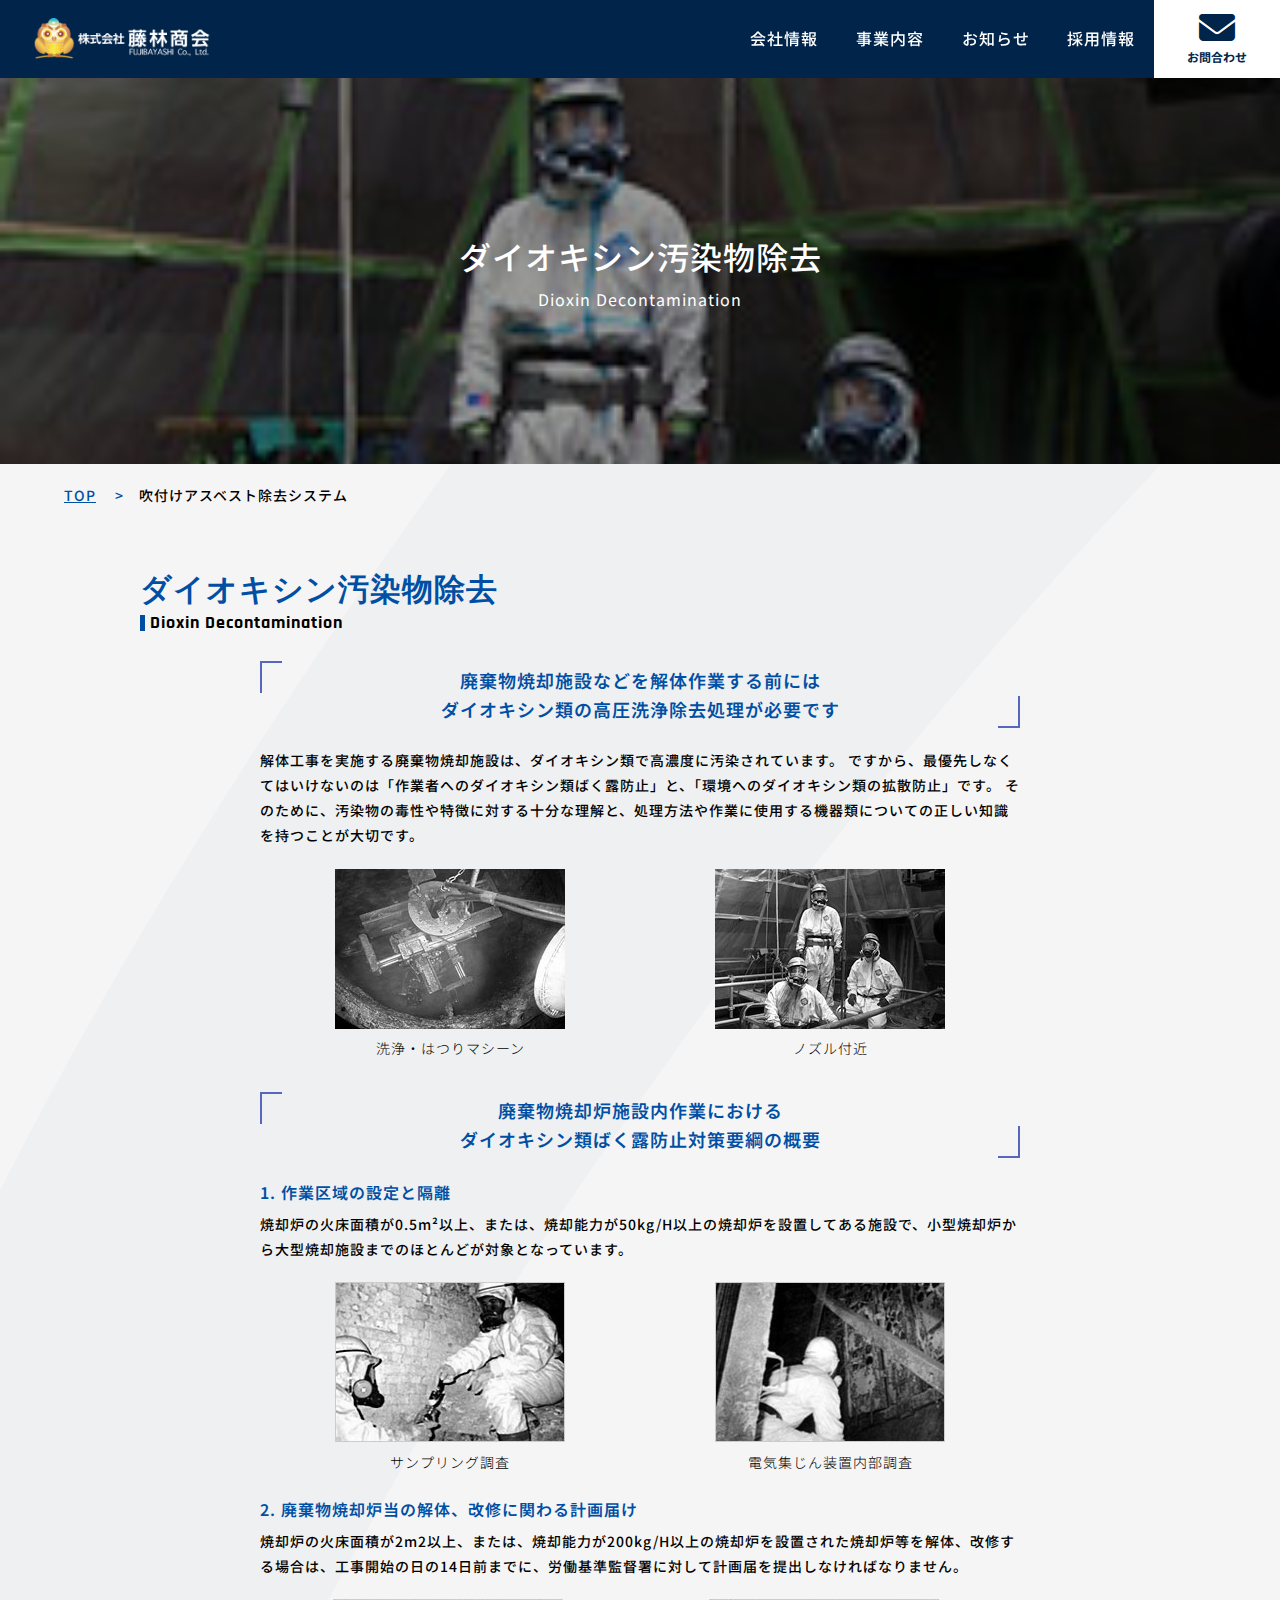
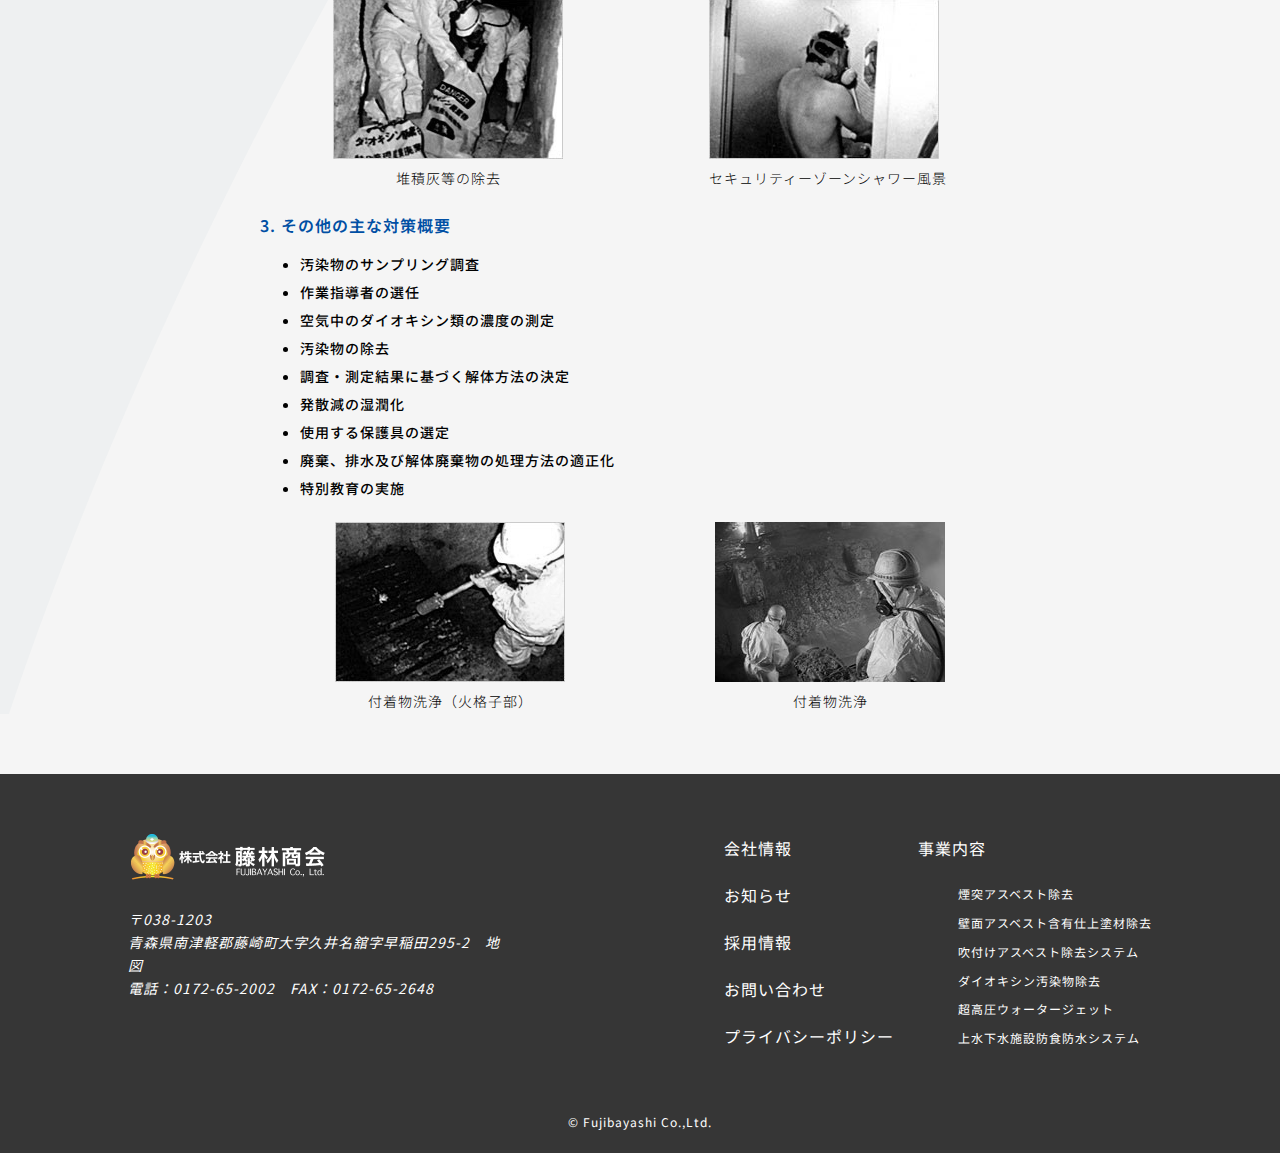
<file: dioxin.html>
<!doctype html>
<html lang="ja">
  <head>
    <meta charset="UTF-8" />
    <meta name="viewport" content="width=device-width, initial-scale=1.0" />
    <title>藤林商会</title>
    <link rel="icon" href="favicon.ico" />
    <link rel="stylesheet" href="css/reset.css" />
    <link rel="stylesheet" href="css/main.css" />
    <link rel="stylesheet" href="css/header.css" />
    <link rel="stylesheet" href="css/footer.css" />
    <link rel="stylesheet" href="css/dioxin.css" />
    <link rel="stylesheet" href="css/sub.css" />
    <link
      href="https://fonts.googleapis.com/css2?family=Oswald:wght@400;500;600;700&display=swap"
      rel="stylesheet"
    />
    <link
      rel="stylesheet"
      href="https://cdnjs.cloudflare.com/ajax/libs/font-awesome/6.5.2/css/all.min.css"
      crossorigin="anonymous"
      referrerpolicy="no-referrer"
    />
    <link rel="preconnect" href="https://fonts.googleapis.com" />
    <link rel="preconnect" href="https://fonts.gstatic.com" crossorigin />
    <link
      href="https://fonts.googleapis.com/css2?family=Bebas+Neue&family=Hina+Mincho&family=Noto+Sans+JP:wght@100..900&family=PT+Sans:ital,wght@0,400;0,700;1,400;1,700&family=Rajdhani:wght@300;400;500;600;700&family=Shippori+Mincho+B1&display=swap"
      rel="stylesheet"
    />
  </head>
  <body>
    <header id="header" class="haeder">
      <div class="header-wrap">
        <a href="index.html" class="header-wrap__logo">
          <img src="img/logo.png" alt="ロゴ画像" />
        </a>
        <!-- ハンバーガー -->
        <button
          class="hamburger"
          id="hamburger"
          aria-label="メニュー"
          aria-controls="global-nav"
          aria-expanded="false"
        >
          <span></span><span></span><span></span>
        </button>
        <nav class="header-wrap__nav" id="global-nav">
          <ul class="header-wrap__nav__list">
            <li class="header-drawer">
              <a href="index.html#top">TOP</a>
            </li>
            <li class="header-wrap__nav__list__item">
              <a href="company.html">会社情報</a>
            </li>
            <li class="header-wrap__nav__list__item">
              <a href="index.html#service">事業内容</a>
            </li>
            <li class="header-wrap__nav__list__item">
              <a href="news.html">お知らせ</a>
            </li>
            <li class="header-wrap__nav__list__item">
              <a href="recruit.html">採用情報</a>
            </li>
            <li class="header-drawer">
              <a href="contact.html"> お問合わせ </a>
            </li>
            <li class="header-drawer">
              <a href="policy.html"> プライバシーポリシー </a>
            </li>
          </ul>
        </nav>
        <div class="header-wrap__nav__list__item__con">
          <a href="contact.html">
            <i class="fa-solid fa-envelope" aria-hidden="true"></i>
            お問合わせ
          </a>
        </div>
      </div>
    </header>
    <main>
      <section class="top" id="top">
        <div class="top-wrap">
          <div class="top-wrap__title">
            <h2>ダイオキシン汚染物除去</h2>
            <p>Dioxin Decontamination</p>
          </div>
        </div>
      </section>
      <section class="breadcrumb" id="breadcrumb">
        <div class="breadcrumb-wrap">
          <ul class="breadcrumb-wrap__list">
            <li class="breadcrumb-wrap__list__item">
              <a href="index.html">TOP</a>
            </li>
            <li class="breadcrumb-wrap__list__item">
              吹付けアスベスト除去システム
            </li>
          </ul>
        </div>
      </section>
      <section class="dioxin" id="dioxin">
        <div class="dioxin-wrap __inner">
          <div class="title">
            <h3>ダイオキシン汚染物除去</h3>
            <p>Dioxin Decontamination</p>
          </div>
          <div class="dioxin-wrap__body">
            <div class="dioxin-wrap__body__item">
              <div class="dioxin-wrap__body__item__head">
                <h4>
                  廃棄物焼却施設などを解体作業する前には<br />
                  ダイオキシン類の高圧洗浄除去処理が必要です
                </h4>
              </div>
              <div class="dioxin-wrap__body__item__txt">
                <p>
                  解体工事を実施する廃棄物焼却施設は、ダイオキシン類で高濃度に汚染されています。
                  ですから、最優先しなくてはいけないのは「作業者へのダイオキシン類ばく露防止」と、「環境へのダイオキシン類の拡散防止」です。
                  そのために、汚染物の毒性や特徴に対する十分な理解と、処理方法や作業に使用する機器類についての正しい知識を持つことが大切です。
                </p>
              </div>
              <div class="sprayed-wrap__body__item__imggroup">
                <div class="sprayed-wrap__body__item__imggroup__img">
                  <img
                    class="gray"
                    src="img/dioxin_001.jpg"
                    alt="イメージ画像1"
                  />
                  <p>洗浄・はつりマシーン</p>
                </div>
                <div class="sprayed-wrap__body__item__imggroup__img">
                  <img
                    class="gray"
                    src="img/dioxin_002.jpg"
                    alt="イメージ画像2"
                  />
                  <p>ノズル付近</p>
                </div>
              </div>
            </div>
            <div class="dioxin-wrap__body__item">
              <div class="dioxin-wrap__body__item__head">
                <h4>
                  廃棄物焼却炉施設内作業における<br />
                  ダイオキシン類ばく露防止対策要綱の概要
                </h4>
              </div>
              <div class="dioxin-wrap__body__item__txt">
                <div class="dioxin-wrap__body__item__txt__list">
                  <div class="dioxin-wrap__body__item__txt__list__item">
                    <p class="dioxin-wrap__body__item__txt__list__item__head">
                      1. 作業区域の設定と隔離
                    </p>
                    <p>
                      焼却炉の火床面積が0.5m²以上、または、焼却能力が50kg/H以上の焼却炉を設置してある施設で、小型焼却炉から大型焼却施設までのほとんどが対象となっています。
                    </p>
                  </div>
                  <div class="sprayed-wrap__body__item__imggroup">
                    <div class="sprayed-wrap__body__item__imggroup__img">
                      <img
                        class="gray"
                        src="img/dioxin_003.jpg"
                        alt="イメージ画像1"
                      />
                      <p>サンプリング調査</p>
                    </div>
                    <div class="sprayed-wrap__body__item__imggroup__img">
                      <img
                        class="gray"
                        src="img/dioxin_004.jpg"
                        alt="イメージ画像2"
                      />
                      <p>電気集じん装置内部調査</p>
                    </div>
                  </div>
                </div>
              </div>
              <div class="dioxin-wrap__body__item__txt">
                <div class="dioxin-wrap__body__item__txt__list">
                  <div class="dioxin-wrap__body__item__txt__list__item">
                    <p class="dioxin-wrap__body__item__txt__list__item__head">
                      2. 廃棄物焼却炉当の解体、改修に関わる計画届け
                    </p>
                    <p>
                      焼却炉の火床面積が2m2以上、または、焼却能力が200kg/H以上の焼却炉を設置された焼却炉等を解体、改修する場合は、工事開始の日の14日前までに、労働基準監督署に対して計画届を提出しなければなりません。
                    </p>
                  </div>
                  <div class="sprayed-wrap__body__item__imggroup">
                    <div class="sprayed-wrap__body__item__imggroup__img">
                      <img
                        class="gray"
                        src="img/dioxin_005.jpg"
                        alt="イメージ画像1"
                      />
                      <p>堆積灰等の除去</p>
                    </div>
                    <div class="sprayed-wrap__body__item__imggroup__img">
                      <img
                        class="gray"
                        src="img/dioxin_006.jpg"
                        alt="イメージ画像2"
                      />
                      <p>セキュリティーゾーンシャワー風景</p>
                    </div>
                  </div>
                </div>
              </div>
              <div class="dioxin-wrap__body__item__txt">
                <div class="dioxin-wrap__body__item__txt__list">
                  <p class="dioxin-wrap__body__item__txt__list__item__head">
                    3. その他の主な対策概要
                  </p>
                  <ul>
                    <li class="dioxin-wrap__body__item__txt__list__item">
                      汚染物のサンプリング調査
                    </li>
                    <li class="dioxin-wrap__body__item__txt__list__item">
                      作業指導者の選任
                    </li>
                    <li class="dioxin-wrap__body__item__txt__list__item">
                      空気中のダイオキシン類の濃度の測定
                    </li>
                    <li class="dioxin-wrap__body__item__txt__list__item">
                      汚染物の除去
                    </li>
                    <li class="dioxin-wrap__body__item__txt__list__item">
                      調査・測定結果に基づく解体方法の決定
                    </li>
                    <li class="dioxin-wrap__body__item__txt__list__item">
                      発散減の湿潤化
                    </li>
                    <li class="dioxin-wrap__body__item__txt__list__item">
                      使用する保護具の選定
                    </li>
                    <li class="dioxin-wrap__body__item__txt__list__item">
                      廃棄、排水及び解体廃棄物の処理方法の適正化
                    </li>
                    <li class="dioxin-wrap__body__item__txt__list__item">
                      特別教育の実施
                    </li>
                  </ul>
                  <div class="sprayed-wrap__body__item__imggroup">
                    <div class="sprayed-wrap__body__item__imggroup__img">
                      <img
                        class="gray"
                        src="img/dioxin_007.jpg"
                        alt="イメージ画像1"
                      />
                      <p>付着物洗浄（火格子部）</p>
                    </div>
                    <div class="sprayed-wrap__body__item__imggroup__img">
                      <img
                        class="gray"
                        src="img/dioxin_008.jpg"
                        alt="イメージ画像2"
                      />
                      <p>付着物洗浄</p>
                    </div>
                  </div>
                </div>
              </div>
            </div>
          </div>
        </div>
      </section>
    </main>
    <script src="js/arc.js"></script>
    <script>
      (function () {
        const btn = document.getElementById("hamburger");
        const nav = document.getElementById("global-nav");
        const ovl = document.getElementById("navOverlay");
        function toggle(open) {
          const willOpen =
            open !== undefined
              ? open
              : !document.body.classList.contains("is-nav-open");
          document.body.classList.toggle("is-nav-open", willOpen);
          btn.setAttribute("aria-expanded", willOpen ? "true" : "false");
          document.body.style.overflow = willOpen ? "hidden" : ""; // スクロール固定
        }
        btn.addEventListener("click", () => toggle());
        ovl.addEventListener("click", () => toggle(false));
        window.addEventListener("keydown", (e) => {
          if (e.key === "Escape") toggle(false);
        });
      })();
    </script>
    <footer class="footer" id="footer">
      <div class="footer-wrap">
        <div class="footer-wrap__left">
          <a class="footer-wrap__left__logo">
            <img src="img/logo.png" alt="ロゴ画像" />
          </a>
          <address class="footer-wrap__left__txt">
            〒038-1203<br />
            青森県南津軽郡藤崎町大字久井名舘字早稲田295-2&emsp;<a
              href="https://maps.app.goo.gl/xrGrPLzpkjNw4X1YA"
              target="”_blank”"
              >地図</a
            ><br />
            電話：<a href="tel:0172-65-2002">0172-65-2002</a>&emsp;FAX：<a
              href="tel:0172-65-2648"
              >0172-65-2648</a
            >
          </address>
        </div>
        <div class="footer-wrap__right">
          <nav class="footer-wrap__right__nav">
            <div class="footer-wrap__right__nav__left">
              <div class="footer-wrap__right__nav__head">
                <a href="company.html"> 会社情報 </a>
              </div>
              <div class="footer-wrap__right__nav__head">
                <a href="news.html"> お知らせ </a>
              </div>
              <div class="footer-wrap__right__nav__head">
                <a href="recruit.html"> 採用情報 </a>
              </div>
              <div class="footer-wrap__right__nav__head">
                <a href="company.html"> お問い合わせ </a>
              </div>
              <div class="footer-wrap__right__nav__head">
                <a href="policy.html"> プライバシーポリシー </a>
              </div>
            </div>
            <div class="footer-wrap__right__nav__right">
              <div class="footer-wrap__right__nav__head">
                <a href="index.html#service"> 事業内容 </a>
              </div>
              <ul class="footer-wrap__right__nav__list">
                <li class="footer-wrap__right__nav__list__item">
                  <a href="arc.html"> 煙突アスベスト除去 </a>
                </li>
                <li class="footer-wrap__right__nav__list__item">
                  <a href="aac.html"> 壁面アスベスト含有仕上塗材除去 </a>
                </li>
                <li class="footer-wrap__right__nav__list__item">
                  <a href="removal.html#sprayed">
                    吹付けアスベスト除去システム
                  </a>
                </li>
                <li class="footer-wrap__right__nav__list__item">
                  <a href="removal.html#dioxin"> ダイオキシン汚染物除去 </a>
                </li>
                <li class="footer-wrap__right__nav__list__item">
                  <a href="removal.html#jet"> 超高圧ウォータージェット </a>
                </li>
                <li class="footer-wrap__right__nav__list__item">
                  <a href="removal.html#Corrosion">
                    上水下水施設防食防水システム
                  </a>
                </li>
              </ul>
            </div>
          </nav>
        </div>
      </div>
      <div class="footer-copylight">
        <p>© Fujibayashi Co.,Ltd.</p>
      </div>
    </footer>
  </body>
</html>
</file>
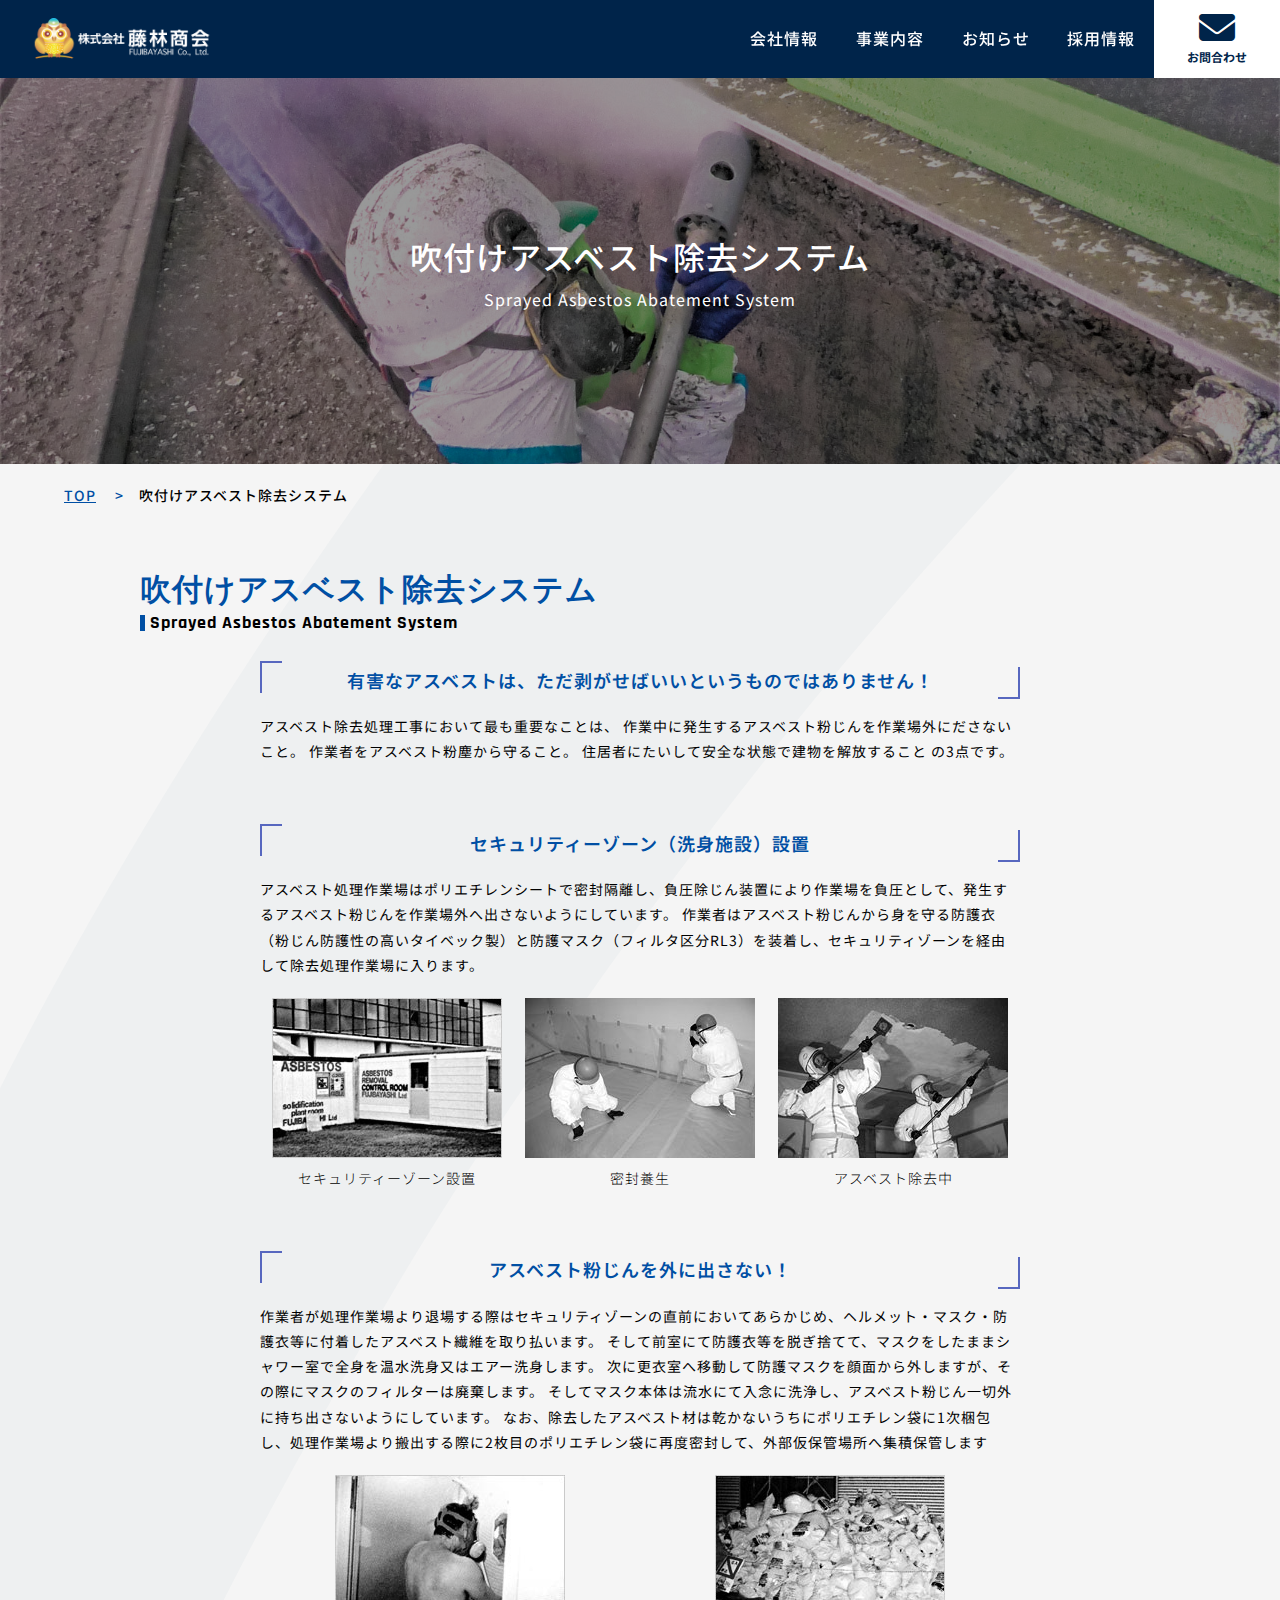
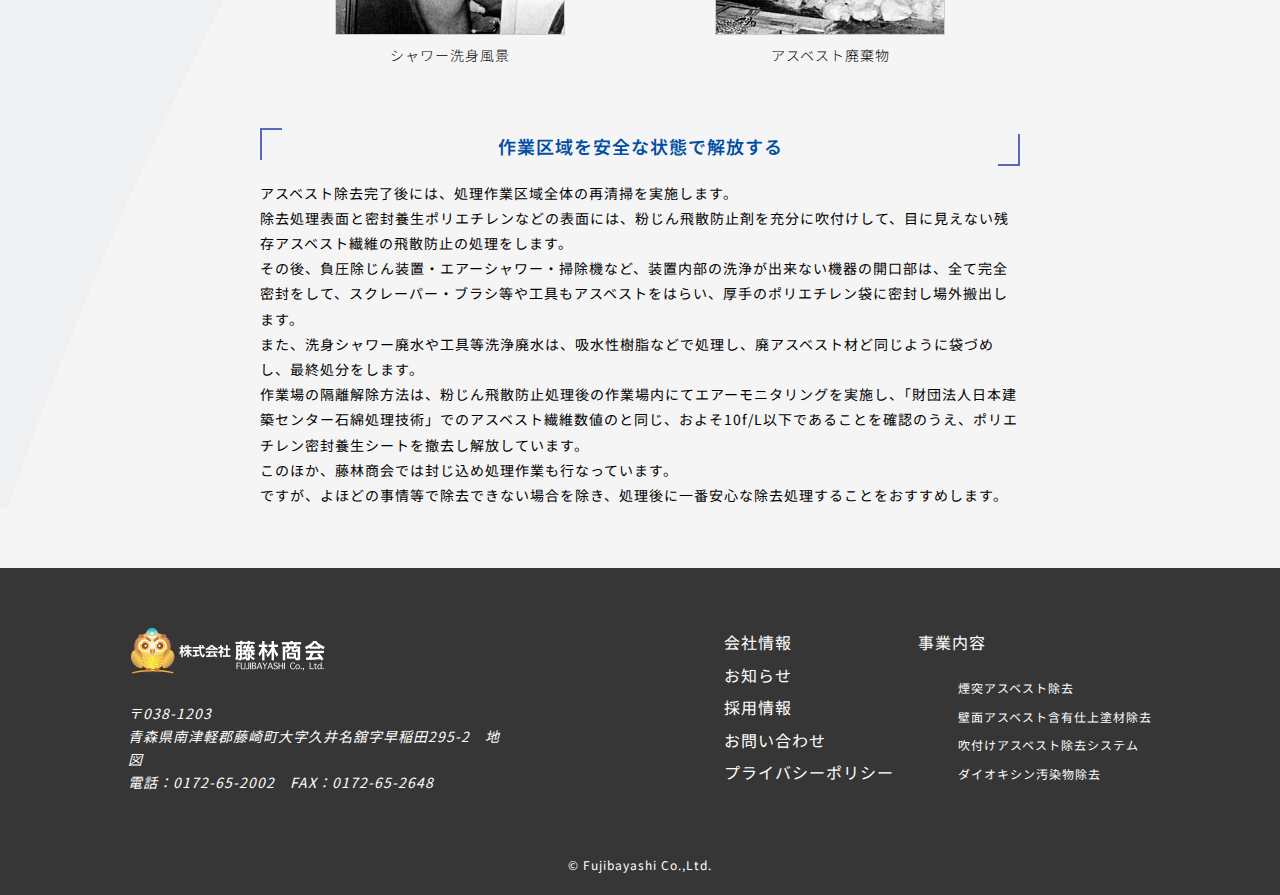
<file: removal.html>
<!doctype html>
<html lang="ja">
  <head>
    <meta charset="UTF-8" />
    <meta name="viewport" content="width=device-width, initial-scale=1.0" />
    <title>藤林商会</title>
    <link rel="icon" href="favicon.ico" />
    <link rel="stylesheet" href="css/reset.css" />
    <link rel="stylesheet" href="css/main.css" />
    <link rel="stylesheet" href="css/header.css" />
    <link rel="stylesheet" href="css/footer.css" />
    <link rel="stylesheet" href="css/removal.css" />
    <link rel="stylesheet" href="css/sub.css" />
    <link
      href="https://fonts.googleapis.com/css2?family=Oswald:wght@400;500;600;700&display=swap"
      rel="stylesheet"
    />
    <link
      rel="stylesheet"
      href="https://cdnjs.cloudflare.com/ajax/libs/font-awesome/6.5.2/css/all.min.css"
      crossorigin="anonymous"
      referrerpolicy="no-referrer"
    />
    <link rel="preconnect" href="https://fonts.googleapis.com" />
    <link rel="preconnect" href="https://fonts.gstatic.com" crossorigin />
    <link
      href="https://fonts.googleapis.com/css2?family=Bebas+Neue&family=Hina+Mincho&family=Noto+Sans+JP:wght@100..900&family=PT+Sans:ital,wght@0,400;0,700;1,400;1,700&family=Rajdhani:wght@300;400;500;600;700&family=Shippori+Mincho+B1&display=swap"
      rel="stylesheet"
    />
  </head>
  <body>
    <header id="header" class="haeder">
      <div class="header-wrap">
        <a href="index.html" class="header-wrap__logo">
          <img src="img/logo.png" alt="ロゴ画像" />
        </a>
        <!-- ハンバーガー -->
        <button
          class="hamburger"
          id="hamburger"
          aria-label="メニュー"
          aria-controls="global-nav"
          aria-expanded="false"
        >
          <span></span><span></span><span></span>
        </button>
        <nav class="header-wrap__nav" id="global-nav">
          <ul class="header-wrap__nav__list">
            <li class="header-drawer">
              <a href="index.html#top">TOP</a>
            </li>
            <li class="header-wrap__nav__list__item">
              <a href="company.html">会社情報</a>
            </li>
            <li class="header-wrap__nav__list__item">
              <a href="index.html#service">事業内容</a>
            </li>
            <li class="header-wrap__nav__list__item">
              <a href="news.html">お知らせ</a>
            </li>
            <li class="header-wrap__nav__list__item">
              <a href="recruit.html">採用情報</a>
            </li>
            <li class="header-drawer">
              <a href="contact.html"> お問合わせ </a>
            </li>
            <li class="header-drawer">
              <a href="policy.html"> プライバシーポリシー </a>
            </li>
          </ul>
        </nav>
        <div class="header-wrap__nav__list__item__con">
          <a href="contact.html">
            <i class="fa-solid fa-envelope" aria-hidden="true"></i>
            お問合わせ
          </a>
        </div>
      </div>
    </header>
    <main>
      <section class="top" id="top">
        <div class="top-wrap">
          <div class="top-wrap__title">
            <h2>吹付けアスベスト除去システム</h2>
            <p>Sprayed Asbestos Abatement System</p>
          </div>
        </div>
      </section>
      <section class="breadcrumb" id="breadcrumb">
        <div class="breadcrumb-wrap">
          <ul class="breadcrumb-wrap__list">
            <li class="breadcrumb-wrap__list__item">
              <a href="index.html">TOP</a>
            </li>
            <li class="breadcrumb-wrap__list__item">
              吹付けアスベスト除去システム
            </li>
          </ul>
        </div>
      </section>
      <section class="sprayed" id="sprayed">
        <div class="sprayed-wrap __inner">
          <div class="title">
            <h3>吹付けアスベスト除去システム</h3>
            <p>Sprayed Asbestos Abatement System</p>
          </div>
          <div class="sprayed-wrap__body">
            <div class="sprayed-wrap__body__item">
              <div class="sprayed-wrap__body__item__head">
                <h4>
                  有害なアスベストは、ただ剥がせばいいというものではありません！
                </h4>
              </div>
              <div class="sprayed-wrap__body__item__txt">
                <p>
                  アスベスト除去処理工事において最も重要なことは、
                  作業中に発生するアスベスト粉じんを作業場外にださないこと。
                  作業者をアスベスト粉塵から守ること。
                  住居者にたいして安全な状態で建物を解放すること の3点です。
                </p>
              </div>
            </div>
            <div class="sprayed-wrap__body__item">
              <div class="sprayed-wrap__body__item__head">
                <h4>セキュリティーゾーン（洗身施設）設置</h4>
              </div>
              <div class="sprayed-wrap__body__item__txt">
                <p>
                  アスベスト処理作業場はポリエチレンシートで密封隔離し、負圧除じん装置により作業場を負圧として、発生するアスベスト粉じんを作業場外へ出さないようにしています。
                  作業者はアスベスト粉じんから身を守る防護衣（粉じん防護性の高いタイベック製）と防護マスク（フィルタ区分RL3）を装着し、セキュリティゾーンを経由して除去処理作業場に入ります。
                </p>
              </div>
              <div class="sprayed-wrap__body__item__imggroup">
                <div class="sprayed-wrap__body__item__imggroup__img">
                  <img
                    class="gray"
                    src="img/asbestos01.jpg"
                    alt="イメージ画像1"
                  />
                  <p>セキュリティーゾーン設置</p>
                </div>
                <div class="sprayed-wrap__body__item__imggroup__img">
                  <img
                    class="gray"
                    src="img/asbestos02.jpg"
                    alt="イメージ画像2"
                  />
                  <p>密封養生</p>
                </div>
                <div class="sprayed-wrap__body__item__imggroup__img">
                  <img
                    class="gray"
                    src="img/asbestos03.jpg"
                    alt="イメージ画像2"
                  />
                  <p>アスベスト除去中</p>
                </div>
              </div>
            </div>
            <div class="sprayed-wrap__body__item">
              <div class="sprayed-wrap__body__item__head">
                <h4>アスベスト粉じんを外に出さない！</h4>
              </div>
              <div class="sprayed-wrap__body__item__txt">
                <p>
                  作業者が処理作業場より退場する際はセキュリティゾーンの直前においてあらかじめ、ヘルメット・マスク・防護衣等に付着したアスベスト繊維を取り払います。
                  そして前室にて防護衣等を脱ぎ捨てて、マスクをしたままシャワー室で全身を温水洗身又はエアー洗身します。
                  次に更衣室へ移動して防護マスクを顔面から外しますが、その際にマスクのフィルターは廃棄します。
                  そしてマスク本体は流水にて入念に洗浄し、アスベスト粉じん一切外に持ち出さないようにしています。
                  なお、除去したアスベスト材は乾かないうちにポリエチレン袋に1次梱包し、処理作業場より搬出する際に2枚目のポリエチレン袋に再度密封して、外部仮保管場所へ集積保管します
                </p>
              </div>
              <div class="sprayed-wrap__body__item__imggroup">
                <div class="sprayed-wrap__body__item__imggroup__img">
                  <img
                    class="gray"
                    src="img/asbestos04.jpg"
                    alt="イメージ画像1"
                  />
                  <p>シャワー洗身風景</p>
                </div>
                <div class="sprayed-wrap__body__item__imggroup__img">
                  <img
                    class="gray"
                    src="img/asbestos05.jpg"
                    alt="イメージ画像2"
                  />
                  <p>アスベスト廃棄物</p>
                </div>
              </div>
            </div>
            <div class="sprayed-wrap__body__item">
              <div class="sprayed-wrap__body__item__head">
                <h4>作業区域を安全な状態で解放する</h4>
              </div>
              <div class="sprayed-wrap__body__item__txt">
                <p>
                  アスベスト除去完了後には、処理作業区域全体の再清掃を実施します。<br />
                  除去処理表面と密封養生ポリエチレンなどの表面には、粉じん飛散防止剤を充分に吹付けして、目に見えない残存アスベスト繊維の飛散防止の処理をします。<br />
                  その後、負圧除じん装置・エアーシャワー・掃除機など、装置内部の洗浄が出来ない機器の開口部は、全て完全密封をして、スクレーパー・ブラシ等や工具もアスベストをはらい、厚手のポリエチレン袋に密封し場外搬出します。<br />
                  また、洗身シャワー廃水や工具等洗浄廃水は、吸水性樹脂などで処理し、廃アスベスト材ど同じように袋づめし、最終処分をします。<br />
                  作業場の隔離解除方法は、粉じん飛散防止処理後の作業場内にてエアーモニタリングを実施し、「財団法人日本建築センター石綿処理技術」でのアスベスト繊維数値のと同じ、およそ10f/L以下であることを確認のうえ、ポリエチレン密封養生シートを撤去し解放しています。<br />
                  このほか、藤林商会では封じ込め処理作業も行なっています。<br />
                  ですが、よほどの事情等で除去できない場合を除き、処理後に一番安心な除去処理することをおすすめします。
                </p>
              </div>
            </div>
          </div>
        </div>
      </section>
    </main>
    <script src="js/arc.js"></script>
    <script>
      (function () {
        const btn = document.getElementById("hamburger");
        const nav = document.getElementById("global-nav");
        const ovl = document.getElementById("navOverlay");
        function toggle(open) {
          const willOpen =
            open !== undefined
              ? open
              : !document.body.classList.contains("is-nav-open");
          document.body.classList.toggle("is-nav-open", willOpen);
          btn.setAttribute("aria-expanded", willOpen ? "true" : "false");
          document.body.style.overflow = willOpen ? "hidden" : ""; // スクロール固定
        }
        btn.addEventListener("click", () => toggle());
        ovl.addEventListener("click", () => toggle(false));
        window.addEventListener("keydown", (e) => {
          if (e.key === "Escape") toggle(false);
        });
      })();
    </script>
    <footer class="footer" id="footer">
      <div class="footer-wrap">
        <div class="footer-wrap__left">
          <a class="footer-wrap__left__logo">
            <img src="img/logo.png" alt="ロゴ画像" />
          </a>
          <address class="footer-wrap__left__txt">
            〒038-1203<br />
            青森県南津軽郡藤崎町大字久井名舘字早稲田295-2&emsp;<a
              href="https://maps.app.goo.gl/xrGrPLzpkjNw4X1YA"
              target="”_blank”"
              >地図</a
            ><br />
            電話：<a href="tel:0172-65-2002">0172-65-2002</a>&emsp;FAX：<a
              href="tel:0172-65-2648"
              >0172-65-2648</a
            >
          </address>
        </div>
        <div class="footer-wrap__right">
          <nav class="footer-wrap__right__nav">
            <div class="footer-wrap__right__nav__left">
              <div class="footer-wrap__right__nav__head">
                <a href="company.html"> 会社情報 </a>
              </div>
              <div class="footer-wrap__right__nav__head">
                <a href="news.html"> お知らせ </a>
              </div>
              <div class="footer-wrap__right__nav__head">
                <a href="recruit.html"> 採用情報 </a>
              </div>
              <div class="footer-wrap__right__nav__head">
                <a href="company.html"> お問い合わせ </a>
              </div>
              <div class="footer-wrap__right__nav__head">
                <a href="policy.html"> プライバシーポリシー </a>
              </div>
            </div>
            <div class="footer-wrap__right__nav__right">
              <div class="footer-wrap__right__nav__head">
                <a href="index.html#service"> 事業内容 </a>
              </div>
              <ul class="footer-wrap__right__nav__list">
                <li class="footer-wrap__right__nav__list__item">
                  <a href="arc.html"> 煙突アスベスト除去 </a>
                </li>
                <li class="footer-wrap__right__nav__list__item">
                  <a href="aac.html"> 壁面アスベスト含有仕上塗材除去 </a>
                </li>
                <li class="footer-wrap__right__nav__list__item">
                  <a href="removal.html#sprayed">
                    吹付けアスベスト除去システム
                  </a>
                </li>
                <li class="footer-wrap__right__nav__list__item">
                  <a href="removal.html#dioxin"> ダイオキシン汚染物除去 </a>
                </li>
              </ul>
            </div>
          </nav>
        </div>
      </div>
      <div class="footer-copylight">
        <p>© Fujibayashi Co.,Ltd.</p>
      </div>
    </footer>
  </body>
</html>
</file>
<file: css/main.css>
@charset "UTF-8";
html {
    font-size: 16px;
  }
  
  body {
    font-family: "Noto Sans JP";
    line-height: 1.8;
    letter-spacing: 1px;
    word-break: break-all;
    color: #000000;
    background-color: #F5F5F5;
  }
  main{
    background-image:url(../img/Vector.svg);
    background-size: cover; /* 画像を全体にフィット */
    background-position:left; /* 中央に配置 */
    background-repeat: no-repeat;
  }
.__inner {
  max-width:1000px;
  margin: 0 auto;
}
@media (max-width:1100px){
  .__inner {
  max-width:767px;
  margin: 0 auto;
}
}
@media (max-width:800px){
   .__inner {
    width:90%;
  margin: 0 auto;
   }
}
</file>
<file: css/header.css>
@charset "UTF-8";
:root{
    --sp-header-h: 61px; /* SPヘッダーの見た目高さに合わせて微調整OK */
  }
header {
    background-color: #00244A;
    position: relative; 
    z-index: 1301; 
}
.header-wrap {
    display: flex;
    justify-content: space-between;
    align-items: center;
}
.header-wrap__logo {
    width:14%;
    display: flex;
    align-items: center;
    padding-left:2.5%;
}
.header-wrap__logo img {
    width:180px;
}
.header-wrap__nav__list {
    display: flex;
    text-align: center;
    justify-content: flex-end;
    align-items: center;
}
.header-wrap__nav {
    width:75%;
}
.header-wrap__nav__list__item {
    text-align: center;
    font-size: 1rem;
    padding: 0 2%;
    font-weight: 500;
}
.header-wrap__nav__list__item a {
    color: #fff;
    text-decoration: none;
    display: inline-block;               
    transition: transform .4s ease;   
    will-change: transform;
}
.header-wrap__nav__list__item a:hover,
.header-wrap__nav__list__item a:focus-visible {
  transform: translateY(-2px);  
  opacity: 0.8;
  box-shadow: 0 6px 12px rgba(0,0,0,.12);
}
.header-drawer a:hover,
.header-drawer a:focus-visible {
  transform: translateY(-2px);  
  opacity: 0.8;
  box-shadow: 0 6px 12px rgba(0,0,0,.12);
}
/* ② キーボード操作でも分かるように */
.header-wrap__nav__list__item a:focus-visible {
  outline: 2px solid currentColor;
  outline-offset: 3px;
}
.header-wrap__nav__list__item__con {
    width:10%;
    background-color: #fff;
    display: flex;
    flex-direction: column;
    padding:  10px 0;
}
.header-wrap__nav__list__item__con a {
    display: inline-flex;
    align-items: center;
    font-weight: 700;
    font-size: 12px;
    color: #00244A;
    text-decoration: none;
    flex-direction:column;
    letter-spacing: 0.2px;
    transition: transform .4s ease;
}
.header-wrap__nav__list__item__con a:hover,
.header-wrap__nav__list__item__con a:focus-visible {
    transform: translateY(-3px);  
    ;
}
.header-drawer__policy a:hover,
.header-drawer__policy a:focus-visible {
    transform: translateY(-3px);  
    ;
}
.header-wrap__nav__list__item__con a:hover,
.header-wrap__nav__list__item__con a:focus-visible {
    transform: translateY(-3px);  
    ;
}
.fa-solid {
    font-size: 36px;
    font-family: "Font Awesome 6 Free" !important;
    font-weight: 900 !important;
}
.fa-envelope::before {
    content: "\f0e0" !important;  /* 封筒アイコンのコードポイント */
}
  /* まず常に隠す（PC/SP共通の初期状態） */
.header-drawer { 
    display: none ;
}
/* ハンバーガー（共通） */
.hamburger{
    display:none; 
    width:40px; 
    height:28px; 
    position:relative;
    margin-left:auto; 
    background:transparent; 
    border:0; 
    cursor:pointer; 
    z-index:1201;
}
.hamburger span{
    position:absolute; 
    left:0; 
    right:0; 
    height:2px; 
    background:#fff; 
    border-radius:2px; 
    transition:transform .25s ease, opacity .2s ease, top .25s ease, bottom .25s ease;
}
.hamburger span:nth-child(1){ top:0; }
.hamburger span:nth-child(2){ top:50%; transform:translateY(-50%); }
.hamburger span:nth-child(3){ bottom:0; }
.is-nav-open .hamburger span:nth-child(1){ top:50%; transform:translateY(-50%) rotate(45deg); }
.is-nav-open .hamburger span:nth-child(2){ opacity:0; }
.is-nav-open .hamburger span:nth-child(3){ bottom:auto; top:50%; transform:translateY(-50%) rotate(-45deg); }
.header-drawer { display: none; }
body.is-nav-open .header-drawer { display: block; }
@media (max-width:767px){
.hamburger{ 
    display:inline-block; 
        margin-right: 20px;
}
.header-wrap__nav{
    position: fixed;
    right: 0;
    top: var(--sp-header-h);                        /* ヘッダー下から */
    width: min(76vw, 420px);
    height: calc(100dvh - var(--sp-header-h));      /* 画面全体を覆わない */
    background: rgba(0,34,74,0.97);
    box-shadow: -8px 0 24px rgba(0,0,0,.25);
    transform: translateX(100%);
    opacity: 0;
    pointer-events: none;
    transition: transform .28s ease, opacity .28s ease;
    z-index: 1200;
    display: flex;
    align-items: flex-start;   /* 上詰め */
    justify-content: flex-start;
    overflow: auto;            /* 中身が長いときはスクロール */
    padding-block: 16px 32px;  /* 上下の余白 */
}
.is-nav-open .header-wrap__nav{
     transform:translateX(0); opacity:1; pointer-events:auto; }

.nav-overlay{
    position: fixed;
    left: 0; right: 0;
    top: var(--sp-header-h);   /* ヘッダーは表示されたまま */
    bottom: 0;
    background: rgba(0,0,0,.35);
    opacity: 0;
    pointer-events: none;
    transition: opacity .28s ease;
    z-index: 1199;
}
.is-nav-open .nav-overlay{ opacity:1; pointer-events:auto; }

  /* PC用の右端CTAはSPで隠す */
.header-wrap__nav__list__item__con{ 
    display:none; 
}

  /* ドロワー内のCTAだけ表示 */
.header-drawer { 
    text-align:left; 
    display:block; 
    padding: 3% 50px;
}
.header-drawer a{
    display:inline-flex; 
    align-items:flex-start;
    color:#fff; 
    text-decoration:none; 
    letter-spacing:.05em;
    font-size: 16px;
    font-weight: 500;
    transition: transform .4s ease;   
    will-change: transform;
}
.header-wrap__logo {
    width: 14%;
    display: flex;
    align-items: center;
    padding: 10px 0 10px 2.5%;
}
.header-wrap__nav__list {
    display: flex;
    flex-direction: column;
    align-items: stretch;
    width: 100%;
    gap: 4px;
    padding-top:15%;
}

.header-wrap__nav__list__item {
    text-align: left;
    padding: 3% 50px;
    font-weight: 500;
    font-size: 16px;
}
}
@media (max-width:540px){
    .header-wrap__nav {
        width: 100vw;
    }
    .header-wrap__logo img {
        width: 160px;
    }
    :root{
        --sp-header-h: 56px; /* SPヘッダーの見た目高さに合わせて微調整OK */
      }
}
</file>
<file: css/footer.css>
@charset "UTF-8";
footer {
    background-color:#363636;
}
.footer-wrap {
    width:80%;
    margin:  0 auto;
    padding:60px 0;
    color:#fff;
    display:flex;
    justify-content: space-between;
}
.footer-wrap__left {
    display:flex;
    flex-direction: column;
}
.footer-wrap__left__logo {
    width:200px;
}
.footer-wrap__left__logo img {
    width:100%;
}
.footer-wrap__left__txt {
    font-size: 14px;
    margin-top:20px;
    font-weight: 400;
    line-height: 23px;
}
.footer-wrap__left__txt a {
    color:#fff;
    text-decoration: none;
}
.footer-wrap__right {
    width:65%;
}
.footer-wrap__right__nav {
    display:flex;
    justify-content:flex-end
}
.footer-wrap__right__nav__left {
    display: flex;
    flex-direction: column;
    justify-content: space-between;
    width:30%;
}
.footer-wrap__right__nav__head a {
    color:#fff;
    text-decoration: none;
}
.footer-wrap__right__nav__list {
    display: flex;
    flex-direction: column;
    margin: 15px 0 0 40px;
}
.footer-wrap__right__nav__list__item a {
    color:#fff;
    font-size: 12px;
    text-decoration: none;
}
.footer-copylight {
    text-align: center;
    color: #fff;
    padding-bottom:20px;
    font-size:12px;
}
</file>
<file: css/dioxin.css>
.top-wrap {
  position: relative;
  background-image: url(../img/dioxin_002.jpg);
  background-position: 20% 20%;
  background-size: cover;
  padding: 150px 0;
  isolation: isolate; /* 念のため。擬似要素の重なりを安定させる */
}
.about-wrap {
  margin: 60px auto;
}
.title {
  width: 100%;
  font-family: "Rajdhani", sans-serif;
  line-height: 1.5;
  display: block;
}
.title h3 {
  font-weight: 600;
  font-style: normal;
  font-size: 31px;
  color: #004fa4;
}
.title p {
  font-size: 18px;
  font-weight: bold;
  border-left: 5px solid #004fa4; /*線の設定*/
  padding: 1px 5px;
  line-height: 0.8;
}
.sprayed-wrap {
  margin: 60px auto;
}
.sprayed-wrap__body {
  max-width: 760px;
  margin: 30px auto;
}
.sprayed-wrap__body__item {
  margin-bottom: 60px;
}
.sprayed-wrap__body__item__head {
  width: 100%;
}
.sprayed-wrap__body__item__head h4 {
  font-size: 18px;
  font-weight: 600;
  margin-bottom: 15px;
  color: #004fa4;
  position: relative;
  padding: 0.25em 1em;
  line-height: 1.6;
  text-align: center;
}
.sprayed-wrap__body__item__head h4:before,
.sprayed-wrap__body__item__head h4:after {
  content: "";
  width: 20px;
  height: 30px;
  position: absolute;
  display: inline-block;
}
.sprayed-wrap__body__item__head h4:before {
  border-left: solid 2px #5767bf;
  border-top: solid 2px #5767bf;
  top: 0;
  left: 0;
}
.sprayed-wrap__body__item__head h4:after {
  border-right: solid 2px #5767bf;
  border-bottom: solid 2px #5767bf;
  bottom: 0;
  right: 0;
}
.sprayed-wrap__body__item__head h4 p {
  margin: 0;
  padding: 0;
}
.sprayed-wrap__body__item__txt {
  font-size: 14px;
  line-height: 1.8;
}
.sprayed-wrap__body__item__imggroup {
  display: flex;
  justify-content: space-around;
  margin-top: 20px;
}
/* これを付けた画像だけグレーにする */
.gray {
  -webkit-filter: grayscale(100%);
  filter: grayscale(100%);
  transition:
    filter 0.5s ease-in-out,
    -webkit-filter 0.5s ease-in-out; /* なめらか */
  will-change: filter;
}

/* 100%見えて1秒後にカラー化 */
.gray.is-color {
  -webkit-filter: grayscale(0%);
  filter: grayscale(0%);
}

.sprayed-wrap__body__item__imggroup p {
  font-size: 14px;
  text-align: center;
  font-weight: 400;
}
.dioxin-wrap {
  margin: 60px auto;
}
.dioxin-wrap__body {
  max-width: 760px;
  margin: 30px auto;
}
.dioxin-wrap__body__item {
  margin-bottom: 30px;
}
.dioxin-wrap__body__item__head {
  width: 100%;
}
.dioxin-wrap__body__item__head h4 {
  font-size: 18px;
  font-weight: 600;
  margin-bottom: 20px;
  color: #004fa4;
  position: relative;
  padding: 0.25em 1em;
  line-height: 1.6;
  text-align: center;
}
.dioxin-wrap__body__item__head h4:before,
.dioxin-wrap__body__item__head h4:after {
  content: "";
  width: 20px;
  height: 30px;
  position: absolute;
  display: inline-block;
}
.dioxin-wrap__body__item__head h4:before {
  border-left: solid 2px #5767bf;
  border-top: solid 2px #5767bf;
  top: 0;
  left: 0;
}
.dioxin-wrap__body__item__head h4:after {
  border-right: solid 2px #5767bf;
  border-bottom: solid 2px #5767bf;
  bottom: 0;
  right: 0;
}
.dioxin-wrap__body__item__head h4 p {
  margin: 0;
  padding: 0;
}
.dioxin-wrap__body__item__txt {
  font-size: 14px;
  line-height: 1.8;
  font-weight: 500;
}
.sprayed-wrap__body__item__imggroup {
  display: flex;
  justify-content: space-around;
  margin-top: 20px;
}
.sprayed-wrap__body__item__imggroup p {
  font-size: 14px;
  text-align: center;
  font-weight: 300;
}
.dioxin-wrap__body__item__txt__list ul {
  margin: 10px 0 20px 0;
  width: 90%;
  padding-left: 40px;
}
.dioxin-wrap__body__item__txt__list li {
  font-size: 14px;
  line-height: 2;
  width: 90%;
  list-style: disc;
}
.dioxin-wrap__body__item__txt__list__item__head {
  font-size: 16px;
  font-weight: 600;
  margin: 20px 0 5px 0;
  color: #004fa4;
}
.jet-wrap {
  margin: 60px auto;
}
.jet-wrap__body__item__head {
  width: 100%;
}
.jet-wrap__body__item__head h4 {
  font-size: 18px;
  font-weight: 600;
  margin-bottom: 15px;
  color: #004fa4;
  position: relative;
  padding: 0.25em 1em;
  line-height: 1.6;
  text-align: center;
}
.jet-wrap__body__item__head h4:before,
.jet-wrap__body__item__head h4:after {
  content: "";
  width: 20px;
  height: 30px;
  position: absolute;
  display: inline-block;
}
.jet-wrap__body__item__head h4:before {
  border-left: solid 2px #5767bf;
  border-top: solid 2px #5767bf;
  top: 0;
  left: 0;
}
.jet-wrap__body__item__head h4:after {
  border-right: solid 2px #5767bf;
  border-bottom: solid 2px #5767bf;
  bottom: 0;
  right: 0;
}
.jet-wrap__body__item__head h4 p {
  margin: 0;
  padding: 0;
}
.jet-wrap__body {
  max-width: 760px;
  margin: 30px auto;
}
.jet-wrap__body__item__txt__lead {
  font-size: 18px;
  font-weight: 600;
  margin: 20px 0 5px 0;
  color: #004fa4;
}
.jet-wrap__body__item__img {
  display: flex;
  justify-content: center;
  margin-top: 20px;
  flex-direction: column;
}
.jet-wrap__body__item__img p {
  font-size: 14px;
  text-align: center;
  margin-bottom: 1px;
  font-weight: 500;
}
.jet-wrap__body__item__list {
  width: 85%;
  margin: 15px auto 40px auto;
}
.jet-wrap__body__item__list p {
  font-size: 18px;
  font-weight: 600;
  margin-bottom: 3px;
}
.jet-wrap__body__item__img img {
  width: 100%;
  max-width: 500px;
  margin: 0 auto;
}
.jet-wrap__body__item__list__item {
  width: 85%;
  background: #fffcf4;
  border-radius: 8px;
  box-shadow: 0px 0px 5px silver;
  padding: 15px 0px 20px 40px;
  margin: 5px auto 15px auto;
  font-size: 15px;
  font-weight: 400;
}
.jet-wrap__body__item__txt__txt {
  font-size: 14px;
  line-height: 1.8;
  font-weight: 500;
}
.Corrosion-wrap {
  margin: 60px auto;
}
.Corrosion-wrap__body {
  max-width: 760px;
  margin: 30px auto;
}
.Corrosion-wrap__body__item {
  display: flex;
  margin: 20px auto;
  flex-direction: column;
}
.Corrosion-wrap__body__item__head {
  font-size: 18px;
  font-weight: 600;
}
ol.Corrosion-wrap__body__item__list {
  background-color: #fff;
  counter-reset: list;
  list-style: none;
  padding: 0;
  width: 100%;
  font-size: 14px;
  line-height: 1.6;
  padding: 20px;
}
ol.Corrosion-wrap__body__item__list ol {
  margin: 0 0 0 40px;
}

.Corrosion-wrap__body__item__list a {
  position: relative;
  display: block;
  text-decoration: none;
  padding: 10px 6px 10px 14px;
  margin: 3px 0 20px 40px;
  background: #f1f8ff;
  color: #000000;
  font-weight: 500;
  transition: all 0.3s ease-out;
}

.Corrosion-wrap__body__item__list a:hover {
  background: #ffd9d3;
}

.Corrosion-wrap__body__item__list a:before {
  content: counter(list);
  counter-increment: list;
  position: absolute;
  left: -45px;
  top: 45%;
  height: 32px;
  width: 32px;
  margin-top: -1em;
  background: #004fa4;
  line-height: 30px;
  text-align: center;
  font-weight: bold;
  color: #fff;
  border-radius: 99px;
}

.Corrosion-wrap__body__item__list a:after {
  content: "";
  position: absolute;
  left: -24px;
  top: 45%;
  margin-top: -6px;
  border: 8px solid transparent;
  transition: all 0.3s ease-out;
}

.Corrosion-wrap__body__item__list a:hover:after {
  left: -10px;
  border-left-color: #004fa4;
}
@-webkit-keyframes borderFadeIn {
  0% {
    opacity: 0;
    transform: translateY(-8px);
  }
  100% {
    opacity: 1;
    transform: translateY(0);
  }
}
@keyframes borderFadeIn {
  0% {
    opacity: 0;
    transform: translateY(-8px);
  }
  100% {
    opacity: 1;
    transform: translateY(0);
  }
}
.Corrosion-wrap__body__item__list p {
  font-size: 16px;
  font-weight: 500;
  margin-left: 42px;
}
.Corrosion-wrap__body__item__head {
  width: 100%;
}
.Corrosion-wrap__body__item__head h4 {
  font-size: 18px;
  font-weight: 600;
  margin-bottom: 15px;
  color: #004fa4;
  position: relative;
  padding: 0.25em 1em;
  line-height: 1.6;
  text-align: center;
}
.Corrosion-wrap__body__item__head h4:before,
.Corrosion-wrap__body__item__head h4:after {
  content: "";
  width: 20px;
  height: 30px;
  position: absolute;
  display: inline-block;
}
.Corrosion-wrap__body__item__head h4:before {
  border-left: solid 2px #5767bf;
  border-top: solid 2px #5767bf;
  top: 0;
  left: 0;
}
.Corrosion-wrap__body__item__head h4:after {
  border-right: solid 2px #5767bf;
  border-bottom: solid 2px #5767bf;
  bottom: 0;
  right: 0;
}
.Corrosion-wrap__body__item__head h4 p {
  margin: 0;
  padding: 0;
}
@media (max-width: 1100px) {
  .sprayed-wrap__body,
  .dioxin-wrap__body,
  .jet-wrap__body,
  .Corrosion-wrap__body {
    max-width: 85%;
  }
  .gray {
    width: 90%;
  }
}
@media (max-width: 767px) {
  .sprayed-wrap__body,
  .dioxin-wrap__body,
  .jet-wrap__body,
  .Corrosion-wrap__body {
    max-width: 100%;
  }
  .sprayed-wrap__body__item__head h4,
  .dioxin-wrap__body__item__head h4,
  .jet-wrap__body__item__head h4,
  .Corrosion-wrap__body__item__head h4 {
    font-size: 16px;
    font-weight: 500;
    margin-bottom: 15px;
  }
  .dioxin-wrap__body__item__txt__list__item__head {
    font-size: 16px;
    font-weight: 500;
  }
  .jet-wrap__body__item__list p {
    font-size: 16px;
    font-weight: 500;
    margin-bottom: 3px;
  }
}
@media (max-width: 540px) {
  .top-wrap {
    padding: 60px 0;
  }
  .title h3 {
    font-size: 24px;
  }
  .title p {
    font-size: 12px;
  }
  .Corrosion-wrap__body__item__list p {
    font-size: 14px;
    font-weight: 500;
    margin-left: 42px;
  }
  ol.Corrosion-wrap__body__item__list {
    background-color: #fff;
    list-style: none;
    padding: 0;
    width: 95%;
    font-size: 12px;
    line-height: 1.5;
    padding: 10px;
    margin: 0 auto;
  }
  .sprayed-wrap__body__item__head h4,
  .dioxin-wrap__body__item__head h4,
  .jet-wrap__body__item__head h4,
  .Corrosion-wrap__body__item__head h4 {
    font-size: 16px;
    font-weight: 500;
    margin-bottom: 15px;
    display: inline-block;
    text-align: left;
  }
  .jet-wrap__body__item__txt__lead {
    font-size: 14px;
    font-weight: 600;
    margin: 20px 0 5px 0;
    color: #004fa4;
  }
}
</file>
<file: css/sub.css>
@charset "UTF-8";
.top-wrap::after {
  content: "";
  position: absolute;
  inset: 0;               /* top:0; right:0; bottom:0; left:0 の省略形 */
  background: rgba(0,0,0,0.4);   /* または background: #000000B3; */
  pointer-events: none;   /* クリックをブロックしない */
  z-index: 0;             /* 背景として最下層に */
}
.top-wrap__title {
    position: relative;
    z-index: 1;
    color: #fff;
    text-align: center;
    width: 100%;
    top: 40%;
  }
  
  .top-wrap__title h2 {
    font-size: 32px;
    font-weight: 500;
  }
  .breadcrumb {
    width: 90%;
    margin: 1.5% auto ;
  }
  
  .breadcrumb-wrap__list {
    display: flex;
    text-decoration: none;
    list-style: none;
  }
  
  .breadcrumb-wrap__list__item {
    font-size: 14px;
    font-weight: 500;
  }
  .breadcrumb-wrap__list__item a {
    color:#004FA4;
    font-size: 14px;
    font-weight: 500;
  }
  .breadcrumb-wrap__list__item::after {
    content: ">";
    padding: 15px 15px;
    font-size: 14px;
    color:#004FA4;
  }
  
  .breadcrumb-wrap__list__item:last-child::after {
    content: "";
  }
  @media (max-width:540px){
    .breadcrumb {
      width: 95%;
      margin: 1.5% auto ;
    }
    .breadcrumb-wrap__list__item a {
      font-size: 12px;
  }
  .breadcrumb-wrap__list__item {
    font-size: 12px;
}
.breadcrumb-wrap__list__item::after {
  content: ">";
  padding: 5px 5px;
  font-size: 12px;
  color:#004FA4;
}
.top-wrap__title {
  line-height: 1.5;
}
.top-wrap__title h2 {
  font-size: 20px;
  font-weight: 500;
}
.top-wrap__title {
  font-size: 14px;
}
  }
</file>
<file: css/removal.css>
.top-wrap {
    position: relative;
    background-image: url(../img/bosyoku.jpg);
    background-position: center;
    background-size: cover;
    padding: 150px 0;
    isolation: isolate; /* 念のため。擬似要素の重なりを安定させる */
}
.about-wrap {
    margin:60px auto;
  }
.title {
    width:100%;
    font-family: "Rajdhani", sans-serif;
    line-height: 1.5;
    display: block;
  }
  .title h3 {
    font-weight: 600;
    font-style: normal;
    font-size:31px;
    color: #004FA4;
  }
  .title p {
    font-size:18px;
    font-weight: bold;
    border-left:5px solid #004FA4; /*線の設定*/
    padding:1px 5px;
    line-height: 0.8;
  }
  .sprayed-wrap {
    margin: 60px auto;
  }
 .sprayed-wrap__body {
    max-width: 760px;
    margin: 30px auto;
 }
 .sprayed-wrap__body__item {
    margin-bottom: 60px;
 }
 .sprayed-wrap__body__item__head {
    width:100%;
 }
 .sprayed-wrap__body__item__head h4 {
    font-size:18px;
    font-weight: 600;
    margin-bottom:15px;
    color:#004FA4;
    position: relative;
    padding:0.25em 1em;
    line-height: 1.6;
    text-align: center;
 }
 .sprayed-wrap__body__item__head h4:before, .sprayed-wrap__body__item__head h4:after{ 
    content:'';
    width: 20px;
    height: 30px;
    position: absolute;
    display: inline-block;
}
.sprayed-wrap__body__item__head h4:before{
    border-left: solid 2px #5767bf;
    border-top: solid 2px #5767bf;
    top:0;
    left: 0;
}
.sprayed-wrap__body__item__head h4:after{
    border-right: solid 2px #5767bf;
    border-bottom: solid 2px #5767bf;
    bottom:0;
    right: 0;
}
.sprayed-wrap__body__item__head h4 p {
    margin: 0; 
    padding: 0;
}
.sprayed-wrap__body__item__txt {
    font-size:14px;
    line-height: 1.8;
}
.sprayed-wrap__body__item__imggroup{
    display: flex;
    justify-content:space-around;
    margin-top: 20px;
}
/* これを付けた画像だけグレーにする */
.gray {
  -webkit-filter: grayscale(100%);
  filter: grayscale(100%);
  transition: filter 0.5s ease-in-out, -webkit-filter 0.5s ease-in-out; /* なめらか */
  will-change: filter;
}

/* 100%見えて1秒後にカラー化 */
.gray.is-color {
  -webkit-filter: grayscale(0%);
  filter: grayscale(0%);
}

.sprayed-wrap__body__item__imggroup p{
    font-size: 14px;
    text-align: center;
    font-weight: 400;
}
.dioxin-wrap {
    margin: 60px auto;
  }
 .dioxin-wrap__body {
    max-width: 760px;
    margin: 30px auto;
 }
.dioxin-wrap__body__item {
    margin-bottom: 30px;
 }
 .dioxin-wrap__body__item__head {
    width:100%;
 }
 .dioxin-wrap__body__item__head h4 {
    font-size:18px;
    font-weight: 600;
    margin-bottom:20px;
    color:#004FA4;
    position: relative;
    padding:0.25em 1em;
    line-height: 1.6;
    text-align: center;
 }
 .dioxin-wrap__body__item__head h4:before,.dioxin-wrap__body__item__head h4:after{ 
    content:'';
    width: 20px;
    height: 30px;
    position: absolute;
    display: inline-block;
}
.dioxin-wrap__body__item__head h4:before{
    border-left: solid 2px #5767bf;
    border-top: solid 2px #5767bf;
    top:0;
    left: 0;
}
.dioxin-wrap__body__item__head h4:after{
    border-right: solid 2px #5767bf;
    border-bottom: solid 2px #5767bf;
    bottom:0;
    right: 0;
}
.dioxin-wrap__body__item__head h4 p {
    margin: 0; 
    padding: 0;
}
.dioxin-wrap__body__item__txt {
    font-size:14px;
    line-height: 1.8;
    font-weight: 500;
}
.sprayed-wrap__body__item__imggroup{
    display: flex;
    justify-content:space-around;
    margin-top: 20px;
}
.sprayed-wrap__body__item__imggroup p{
    font-size: 14px;
    text-align: center;
    font-weight: 300;
}
.dioxin-wrap__body__item__txt__list ul {
    margin: 10px 0 20px 0;
    width:90%;
    padding-left:40px;
}
.dioxin-wrap__body__item__txt__list li {
    font-size: 14px;
    line-height: 2;
    width:90%;
    list-style: disc;
}
.dioxin-wrap__body__item__txt__list__item__head {
    font-size:16px;
    font-weight: 600;
    margin:20px 0 5px 0;
    color:#004FA4;
}
.jet-wrap {
    margin: 60px auto;
  }
.jet-wrap__body__item__head {
    width:100%;
 }
 .jet-wrap__body__item__head h4 {
    font-size:18px;
    font-weight: 600;
    margin-bottom:15px;
    color:#004FA4;
    position: relative;
    padding:0.25em 1em;
    line-height: 1.6;
    text-align: center;
 }
 .jet-wrap__body__item__head h4:before, .jet-wrap__body__item__head h4:after{ 
    content:'';
    width: 20px;
    height: 30px;
    position: absolute;
    display: inline-block;
}
.jet-wrap__body__item__head h4:before{
    border-left: solid 2px #5767bf;
    border-top: solid 2px #5767bf;
    top:0;
    left: 0;
}
.jet-wrap__body__item__head h4:after{
    border-right: solid 2px #5767bf;
    border-bottom: solid 2px #5767bf;
    bottom:0;
    right: 0;
}
.jet-wrap__body__item__head h4 p {
    margin: 0; 
    padding: 0;
}
.jet-wrap__body {
    max-width: 760px;
    margin: 30px auto;
 }
 .jet-wrap__body__item__txt__lead {
    font-size:18px;
    font-weight: 600;
    margin:20px 0 5px 0;
    color:#004FA4;
 }
 .jet-wrap__body__item__img {
    display:flex;
    justify-content: center;
    margin-top: 20px;
    flex-direction: column;
 }
 .jet-wrap__body__item__img p {
    font-size: 14px;
    text-align: center;
    margin-bottom: 1px;
    font-weight: 500;
 }
 .jet-wrap__body__item__list {
    width: 85%;
    margin: 15px auto 40px auto;
 }
 .jet-wrap__body__item__list p {
    font-size: 18px;
    font-weight: 600;
    margin-bottom: 3px;
 }
 .jet-wrap__body__item__img img {
    width: 100%;
    max-width: 500px;
    margin: 0 auto;
 }
 .jet-wrap__body__item__list__item {
    width: 85%;
    background: #fffcf4;
    border-radius: 8px;
    box-shadow: 0px 0px 5px silver;
    padding: 15px 0px 20px 40px;
    margin:5px auto 15px auto;
    font-size: 15px;
    font-weight:400;
 }
 .jet-wrap__body__item__txt__txt {
    font-size:14px;
    line-height: 1.8;
    font-weight: 500;
 }
 .Corrosion-wrap {
    margin: 60px auto;
 }
 .Corrosion-wrap__body {
    max-width: 760px;
    margin: 30px auto;
 }
 .Corrosion-wrap__body__item {
    display:flex;
    margin:20px auto;
    flex-direction: column;
}
.Corrosion-wrap__body__item__head {
  font-size:18px;
  font-weight: 600;
}
ol.Corrosion-wrap__body__item__list{
  background-color: #fff;
  counter-reset: list;
  list-style: none;
  padding: 0;
  width:100%;
  font-size: 14px;
    line-height: 1.6;
    padding:20px;
}
ol.Corrosion-wrap__body__item__list ol{
  margin: 0 0 0 40px;
}
 
.Corrosion-wrap__body__item__list a{
  position: relative;
  display: block;
  text-decoration: none;
  padding: 10px 6px 10px 14px;
  margin: 3px 0 20px 40px;
  background: #f1f8ff;
  color: #000000;
  font-weight: 500;
  transition: all .3s ease-out; 
}
 
.Corrosion-wrap__body__item__list a:hover{
  background: #ffd9d3;
}   
 
.Corrosion-wrap__body__item__list a:before{
  content: counter(list);
  counter-increment: list;
  position: absolute;   
  left: -45px;
  top: 45%;
  height: 32px;
  width: 32px;
  margin-top: -1em;
  background: #004FA4;
  line-height: 30px;
  text-align: center;
  font-weight: bold;
  color: #fff;
  border-radius: 99px;
}
 
.Corrosion-wrap__body__item__list a:after{   
  content: '';
  position: absolute;
  left: -24px;
  top: 45%;
  margin-top: -6px;
  border: 8px solid transparent;
  transition: all .3s ease-out;             
}
 
.Corrosion-wrap__body__item__list a:hover:after{
  left: -10px;
  border-left-color: #004FA4;               
}
@-webkit-keyframes borderFadeIn {
    0% {
      opacity: 0;
      transform: translateY(-8px);
    }
    100% {
      opacity: 1;
      transform: translateY(0);
    }
  }
@keyframes borderFadeIn {
    0% {
      opacity: 0;
      transform: translateY(-8px);
    }
    100% {
      opacity: 1;
      transform: translateY(0);
    }
  }
  .Corrosion-wrap__body__item__list p {
    font-size:16px;
    font-weight: 500;
    margin-left:42px;
  }
.Corrosion-wrap__body__item__head {
    width:100%;
 }
 .Corrosion-wrap__body__item__head h4 {
    font-size:18px;
    font-weight: 600;
    margin-bottom:15px;
    color:#004FA4;
    position: relative;
    padding:0.25em 1em;
    line-height: 1.6;
    text-align: center;
 }
 .Corrosion-wrap__body__item__head h4:before, .Corrosion-wrap__body__item__head h4:after{ 
    content:'';
    width: 20px;
    height: 30px;
    position: absolute;
    display: inline-block;
}
.Corrosion-wrap__body__item__head h4:before{
    border-left: solid 2px #5767bf;
    border-top: solid 2px #5767bf;
    top:0;
    left: 0;
}
.Corrosion-wrap__body__item__head h4:after{
    border-right: solid 2px #5767bf;
    border-bottom: solid 2px #5767bf;
    bottom:0;
    right: 0;
}
.Corrosion-wrap__body__item__head h4 p {
    margin: 0; 
    padding: 0;
}
@media (max-width:1100px){
  .sprayed-wrap__body,
  .dioxin-wrap__body,
  .jet-wrap__body,
  .Corrosion-wrap__body {
    max-width: 85%; 
  }
  .gray {
    width:90%;
  }
}
@media (max-width:767px){
  .sprayed-wrap__body,
  .dioxin-wrap__body,
  .jet-wrap__body,
  .Corrosion-wrap__body {
    max-width: 100%; 
  }
  .sprayed-wrap__body__item__head h4,
  .dioxin-wrap__body__item__head h4,
  .jet-wrap__body__item__head h4,
  .Corrosion-wrap__body__item__head h4 {
    font-size: 16px;
    font-weight: 500;
    margin-bottom: 15px;
}
.dioxin-wrap__body__item__txt__list__item__head {
    font-size: 16px;
    font-weight: 500;
}
.jet-wrap__body__item__list p {
  font-size: 16px;
  font-weight: 500;
  margin-bottom: 3px;
} 
}
@media (max-width:540px){
  .top-wrap {
    padding: 60px 0;
}
.title h3 {
  font-size: 24px;
}
.title p {
  font-size: 12px;
}
.Corrosion-wrap__body__item__list p {
  font-size: 14px;
  font-weight: 500;
  margin-left: 42px;
}
ol.Corrosion-wrap__body__item__list {
  background-color: #fff;
  list-style: none;
  padding: 0;
  width: 95%;
  font-size: 12px;
  line-height: 1.5;
  padding: 10px;
  margin:  0 auto;
}
.sprayed-wrap__body__item__head h4,
  .dioxin-wrap__body__item__head h4,
  .jet-wrap__body__item__head h4,
  .Corrosion-wrap__body__item__head h4 {
    font-size: 16px;
    font-weight: 500;
    margin-bottom: 15px;
    display: inline-block;
    text-align: left;
}
.jet-wrap__body__item__txt__lead {
    font-size: 14px;
    font-weight: 600;
    margin: 20px 0 5px 0;
    color: #004FA4;
}
}
</file>
